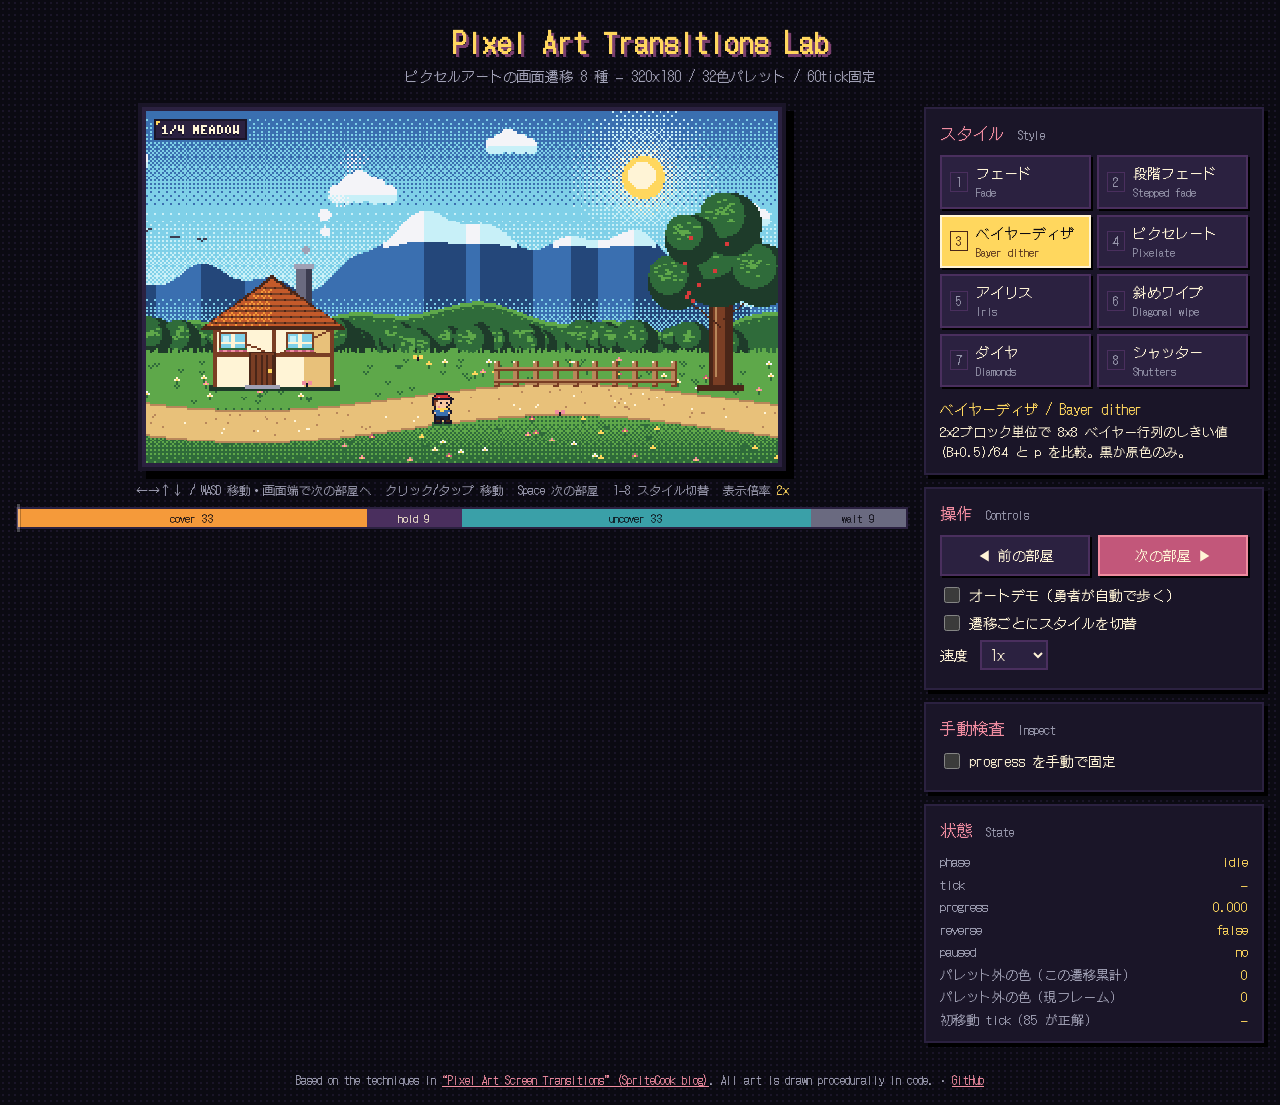
<file: index.html>
<!doctype html>
<html lang="ja">
<head>
  <meta charset="utf-8">
  <meta name="viewport" content="width=device-width, initial-scale=1">
  <title>Pixel Art Transitions Lab</title>
  <meta name="description" content="8 pixel-art screen transitions (fade, stepped, Bayer dither, pixelate, iris, diagonal wipe, diamonds, shutters) on a 320×180 canvas.">
  <link rel="preconnect" href="https://fonts.googleapis.com">
  <link rel="preconnect" href="https://fonts.gstatic.com" crossorigin>
  <link href="https://fonts.googleapis.com/css2?family=DotGothic16&display=swap" rel="stylesheet">
  <link rel="stylesheet" href="style.css">
</head>
<body>
  <header>
    <h1>Pixel Art Transitions Lab</h1>
    <p class="sub">ピクセルアートの画面遷移 8 種 — 320×180 / 32色パレット / 60tick固定</p>
  </header>

  <main>
    <section id="stage">
      <canvas id="screen" aria-label="game screen"></canvas>
      <div class="hint">
        <span>←→↑↓ / WASD 移動・画面端で次の部屋へ</span>
        <span>クリック/タップ 移動</span>
        <span>Space 次の部屋</span>
        <span>1–8 スタイル切替</span>
        <span>表示倍率 <b id="scale"></b></span>
      </div>
      <div id="timeline" class="timeline" title="84 tick timeline"></div>
    </section>

    <aside id="panel">
      <div class="card">
        <h2>スタイル <small>Style</small></h2>
        <div id="styles" class="styles"></div>
        <p class="style-name" id="style-name"></p>
        <p class="style-desc" id="style-desc"></p>
      </div>

      <div class="card">
        <h2>操作 <small>Controls</small></h2>
        <div class="row">
          <button id="prev" class="big">◀ 前の部屋</button>
          <button id="next" class="big primary">次の部屋 ▶</button>
        </div>
        <label><input type="checkbox" id="auto"> オートデモ（勇者が自動で歩く）</label>
        <label><input type="checkbox" id="cycle"> 遷移ごとにスタイルを切替</label>
        <label class="inline">速度
          <select id="speed">
            <option value="1">1×</option>
            <option value="0.5">0.5×</option>
            <option value="0.25">0.25×</option>
            <option value="0.1">0.1×</option>
          </select>
        </label>
      </div>

      <div class="card">
        <h2>手動検査 <small>Inspect</small></h2>
        <label><input type="checkbox" id="manual"> progress を手動で固定</label>
        <div class="manual-only">
          <input type="range" id="progress" min="0" max="1" step="0.001" value="0.5">
          <div class="row between"><span>progress <b id="progress-val">0.500</b></span>
            <label><input type="checkbox" id="reverse"> reverse</label></div>
          <p class="note">アイリス中心はキャンバスのクリック位置に移動します。</p>
        </div>
      </div>

      <div class="card stats">
        <h2>状態 <small>State</small></h2>
        <dl>
          <dt>phase</dt><dd id="st-phase"></dd>
          <dt>tick</dt><dd id="st-tick"></dd>
          <dt>progress</dt><dd id="st-progress"></dd>
          <dt>reverse</dt><dd id="st-reverse"></dd>
          <dt>paused</dt><dd id="st-paused"></dd>
          <dt>パレット外の色（この遷移累計）</dt><dd id="st-new"></dd>
          <dt>パレット外の色（現フレーム）</dt><dd id="st-frame"></dd>
          <dt>初移動 tick（85 が正解）</dt><dd id="st-move"></dd>
        </dl>
      </div>
    </aside>
  </main>

  <footer>
    Based on the techniques in
    <a href="https://www.spritecook.ai/blog/pixel-art-screen-transitions" target="_blank" rel="noopener">“Pixel Art Screen Transitions” (SpriteCook blog)</a>.
    All art is drawn procedurally in code. ·
    <a href="https://github.com/kumi0708/pixel-art-transitions-lab">GitHub</a>
  </footer>

  <script type="module" src="src/main.js"></script>
</body>
</html>
</file>
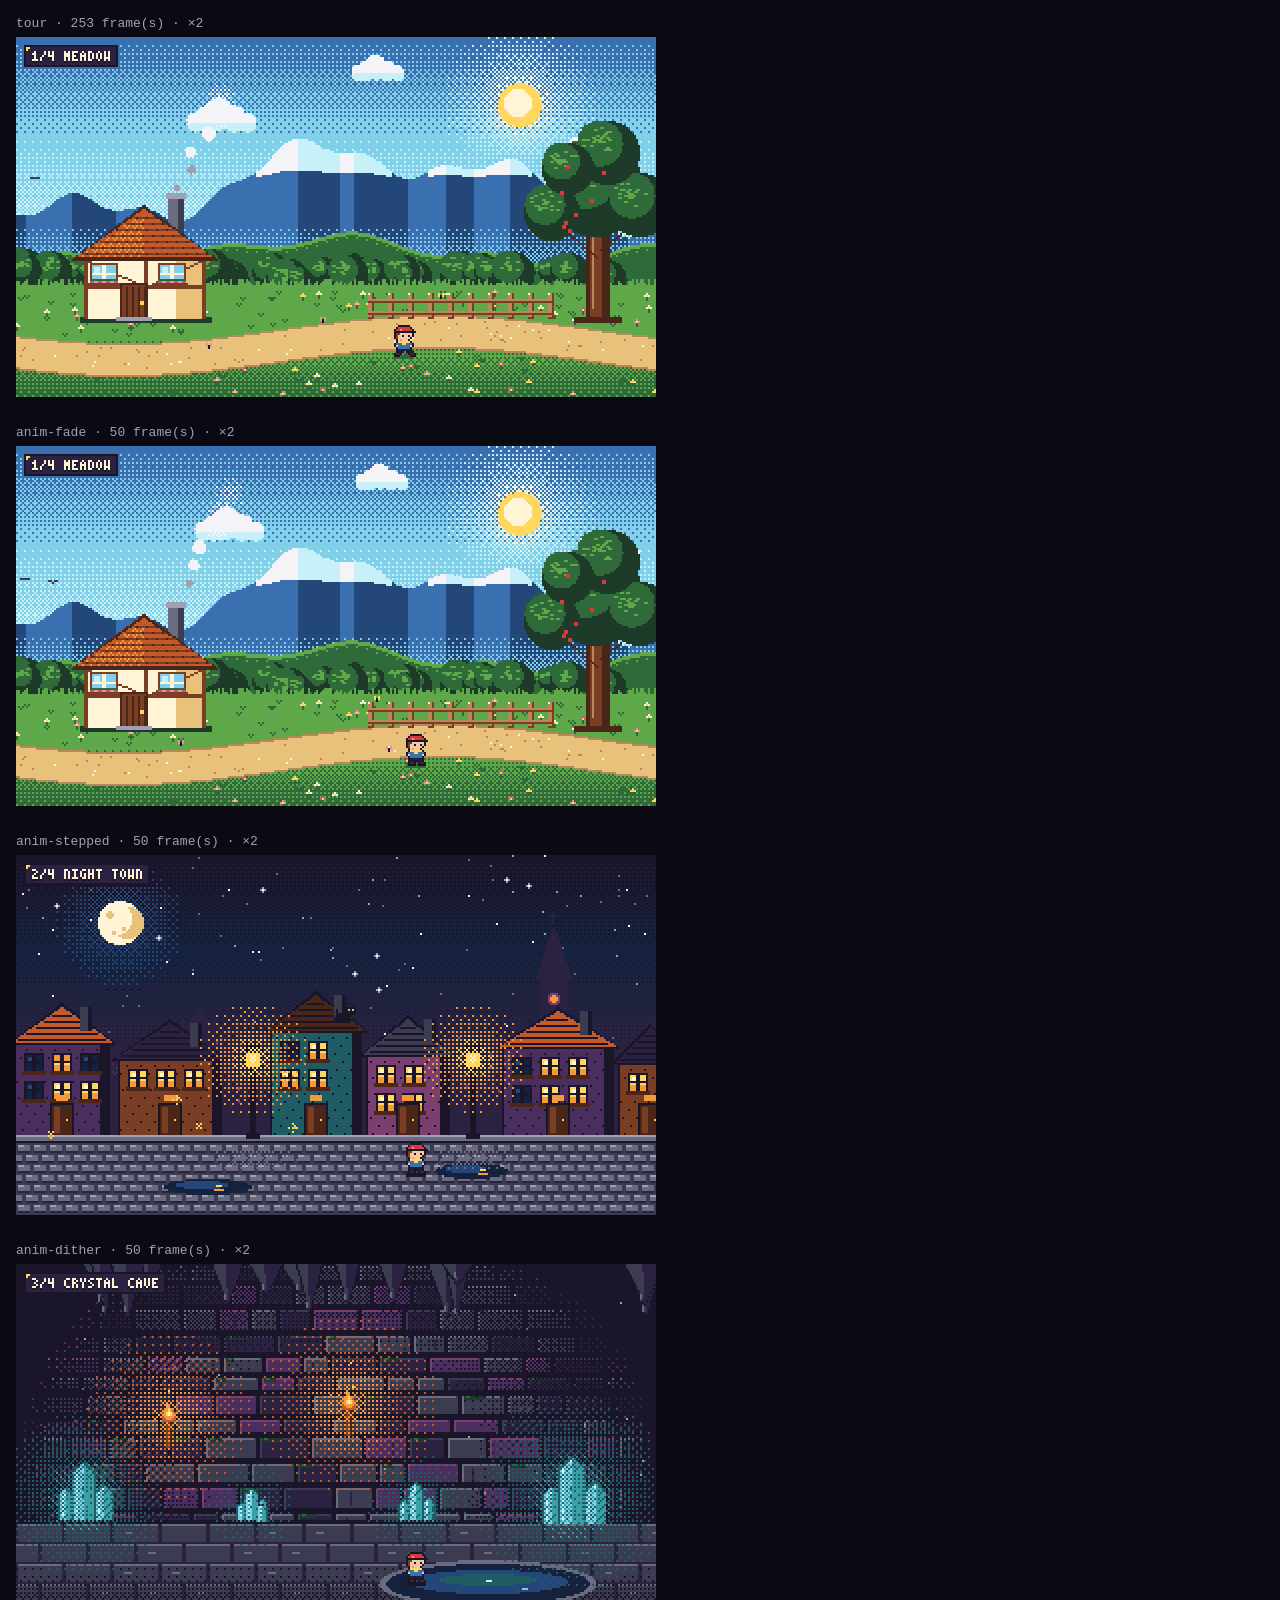
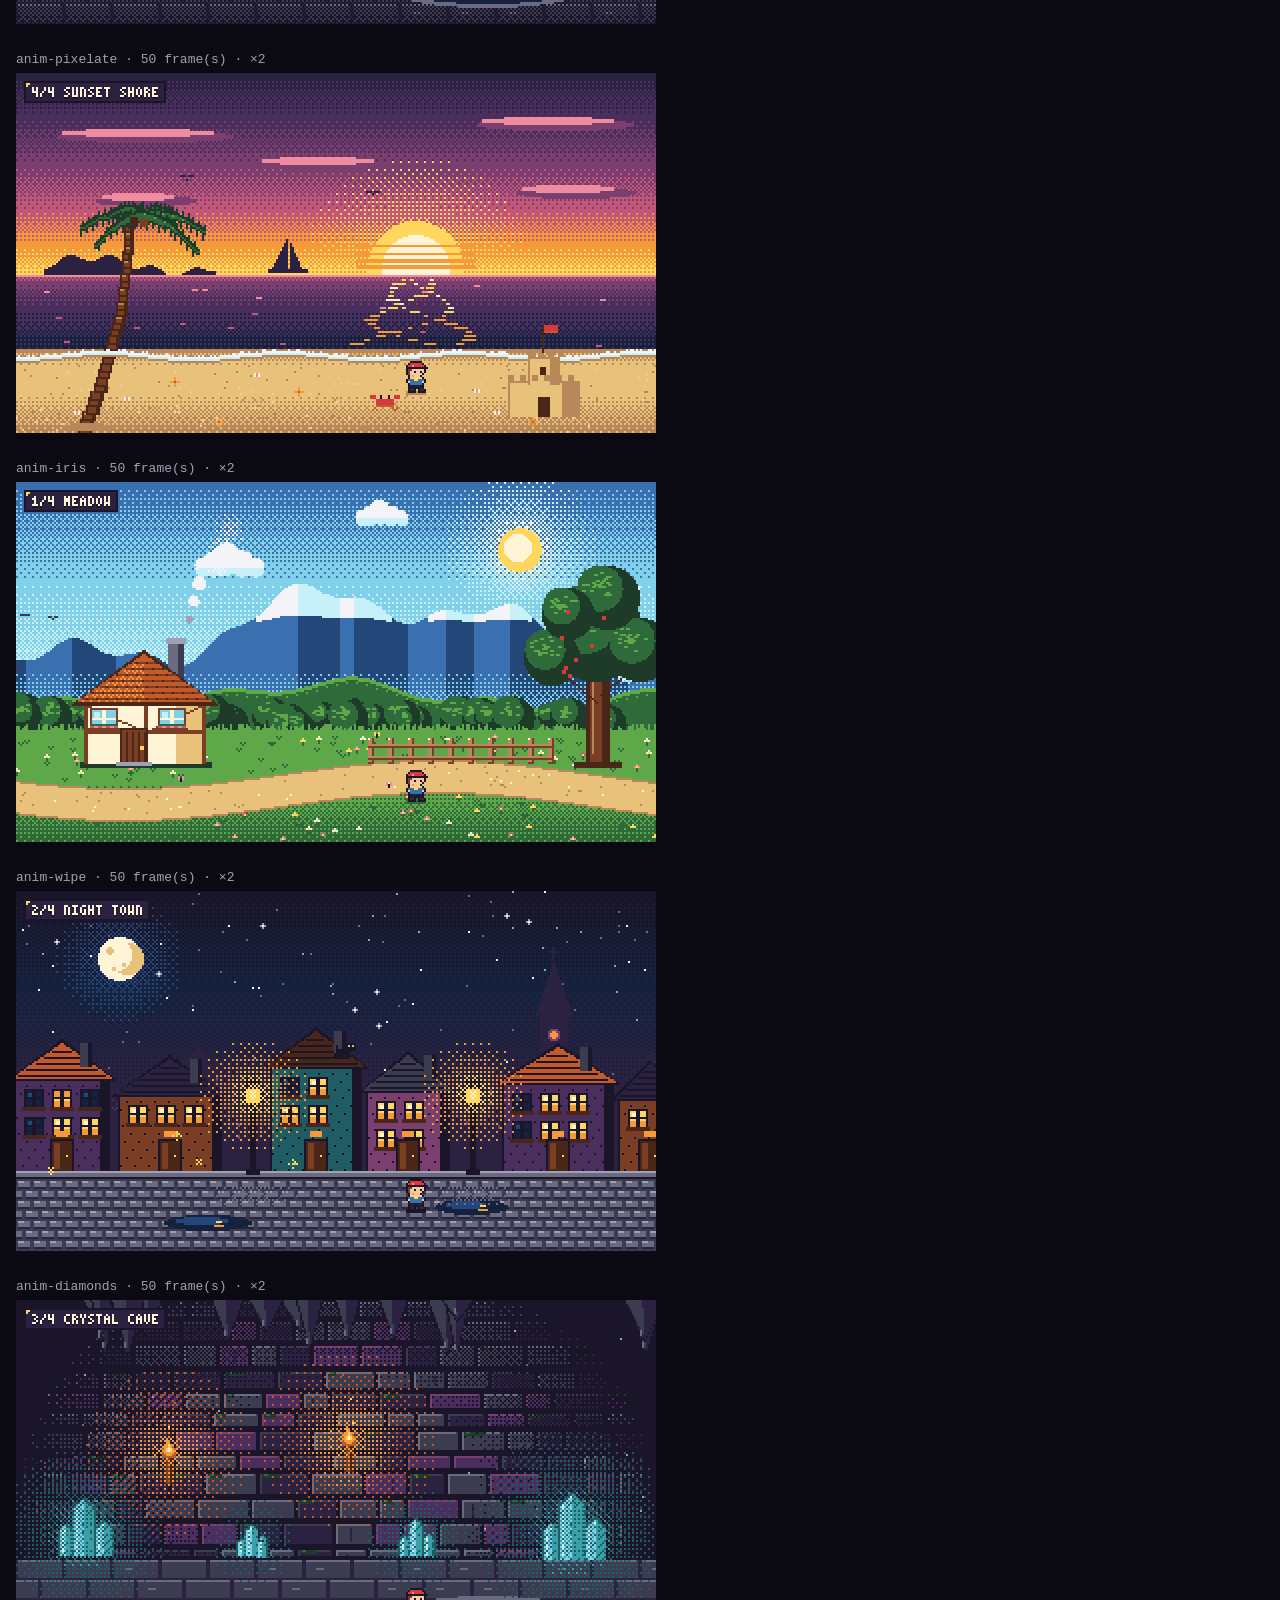
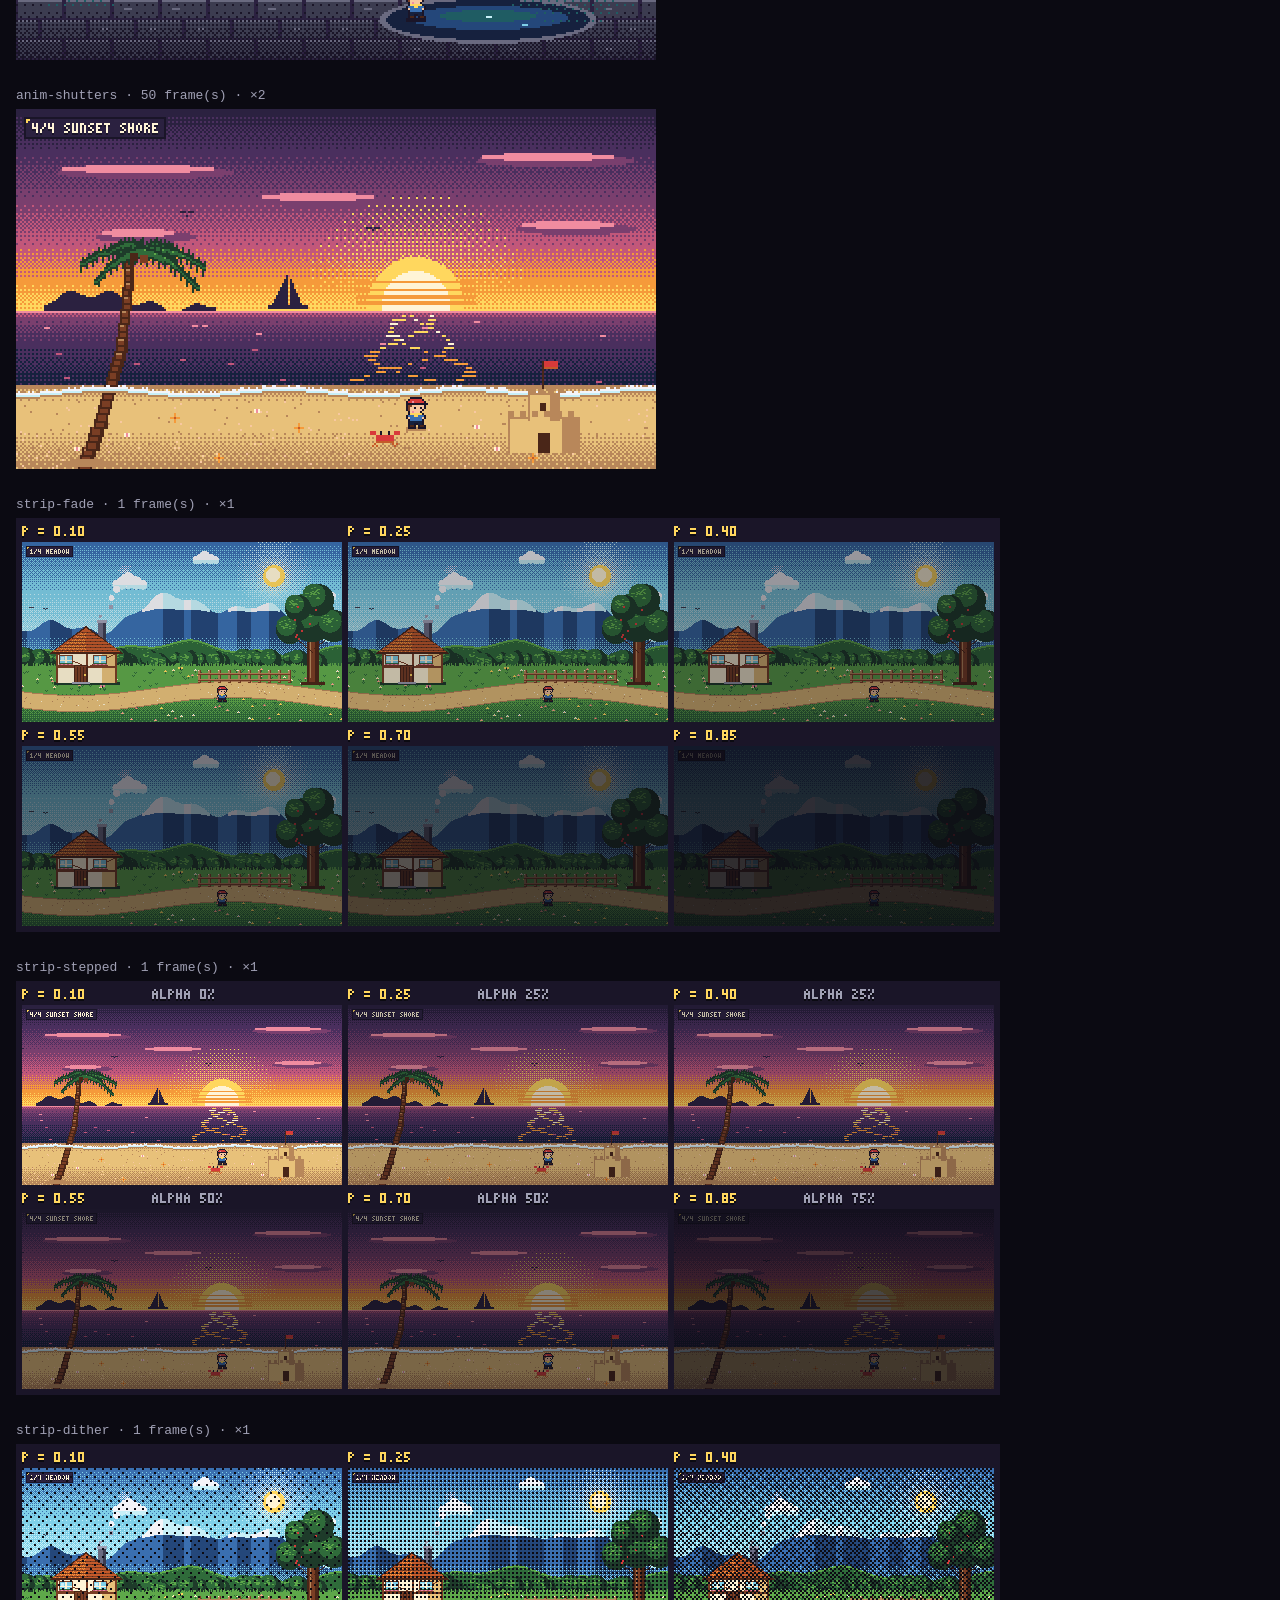
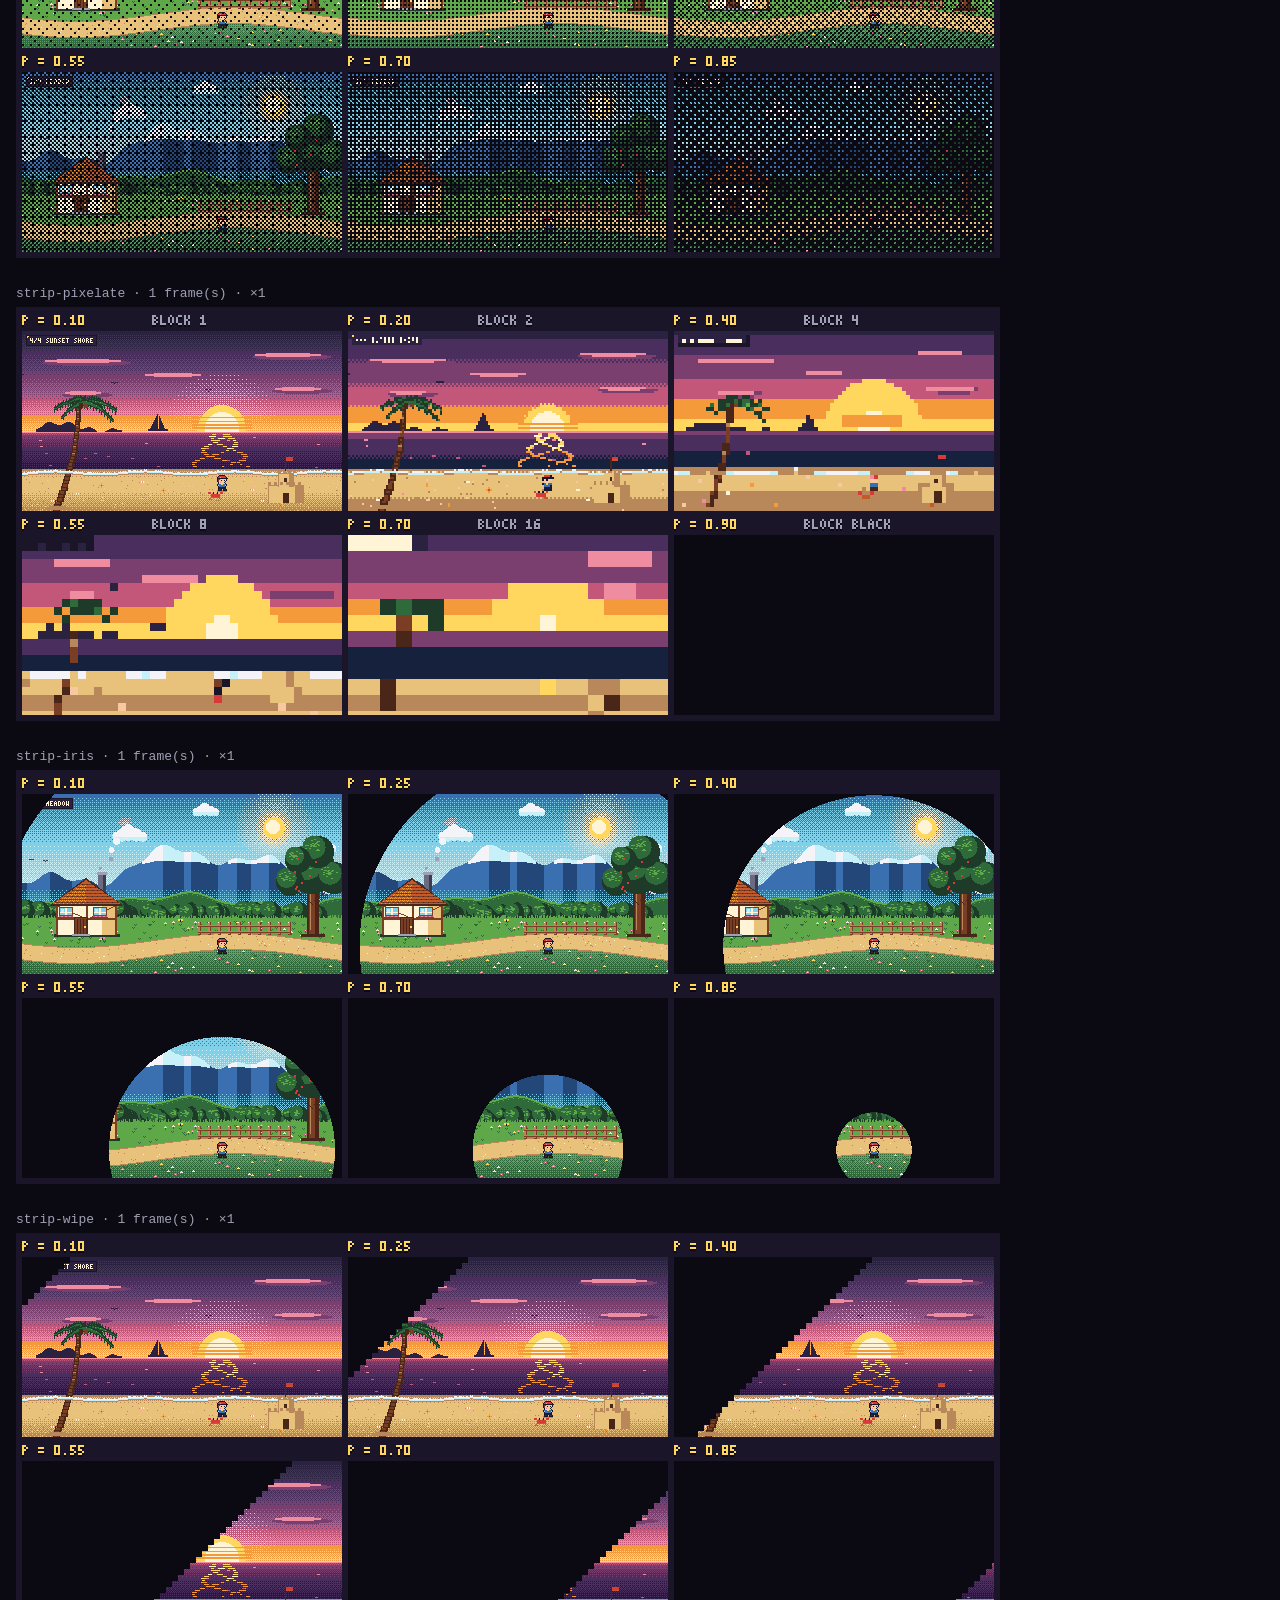
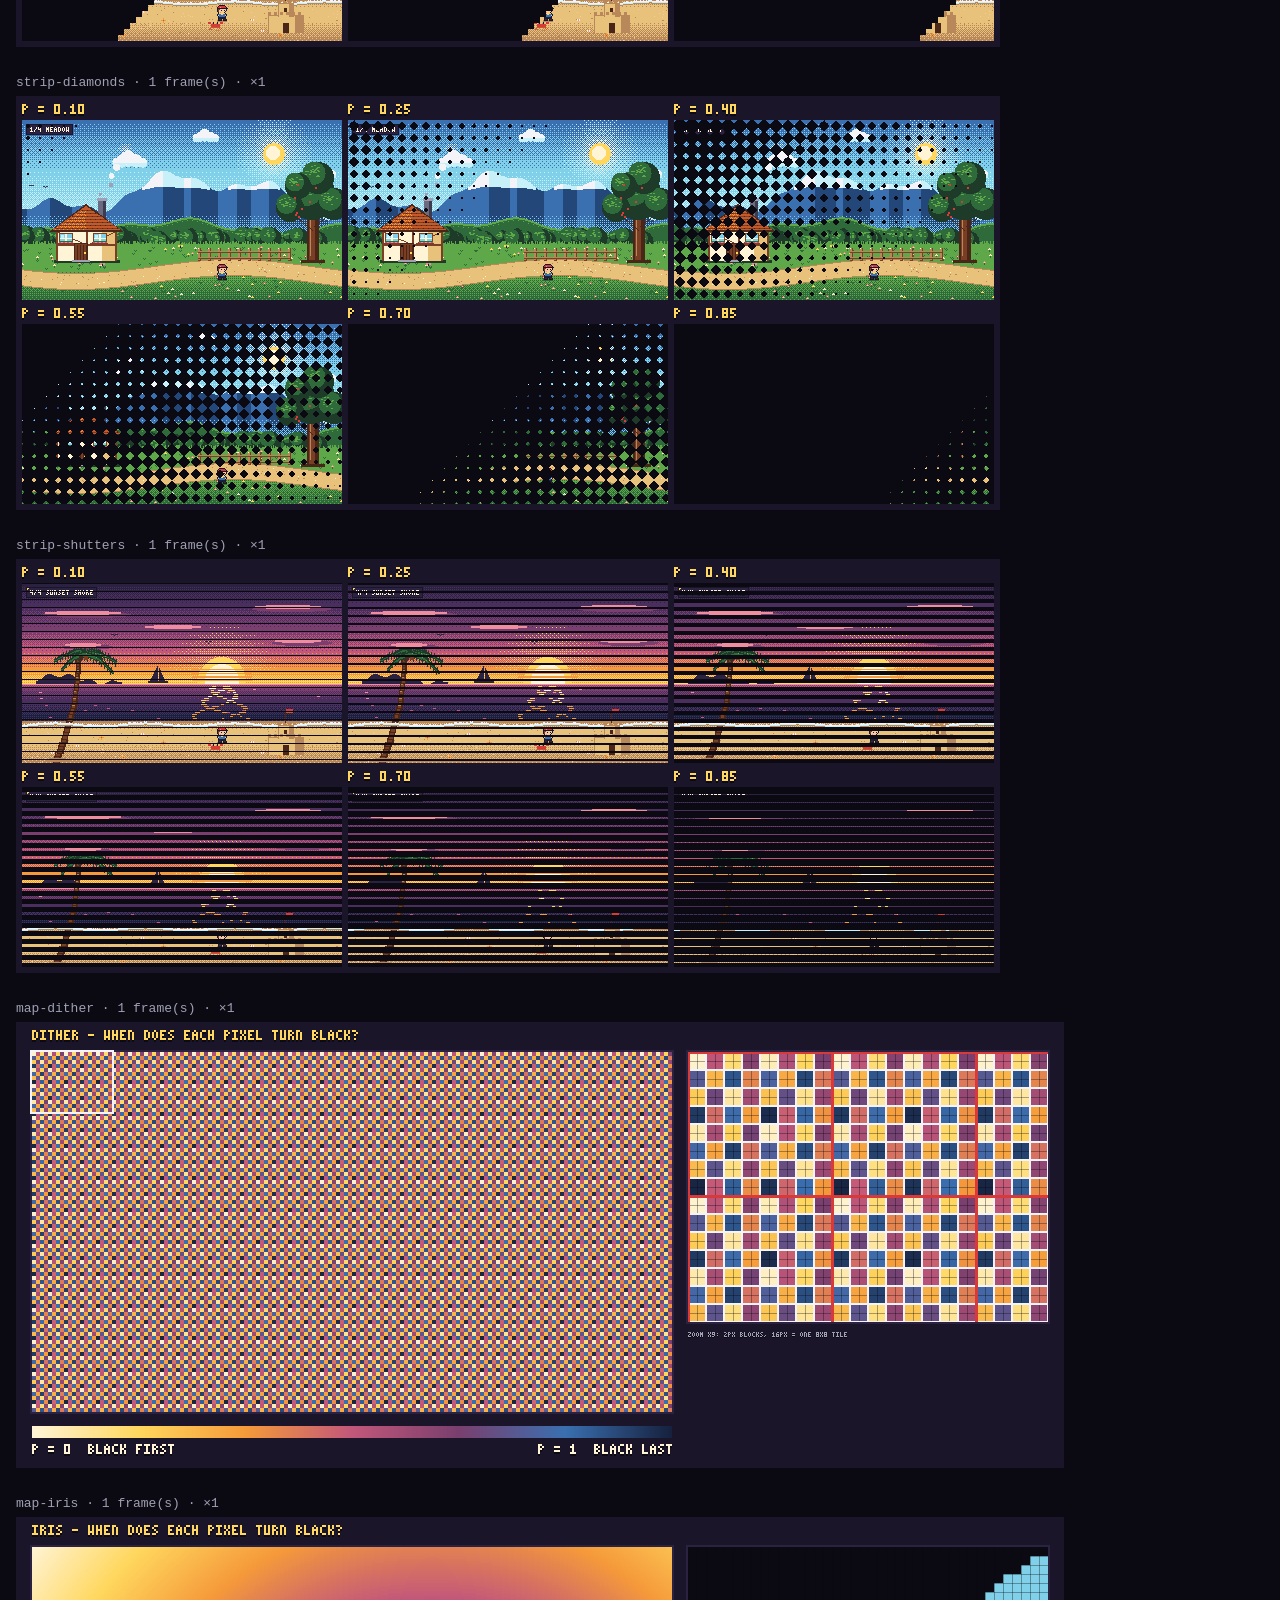
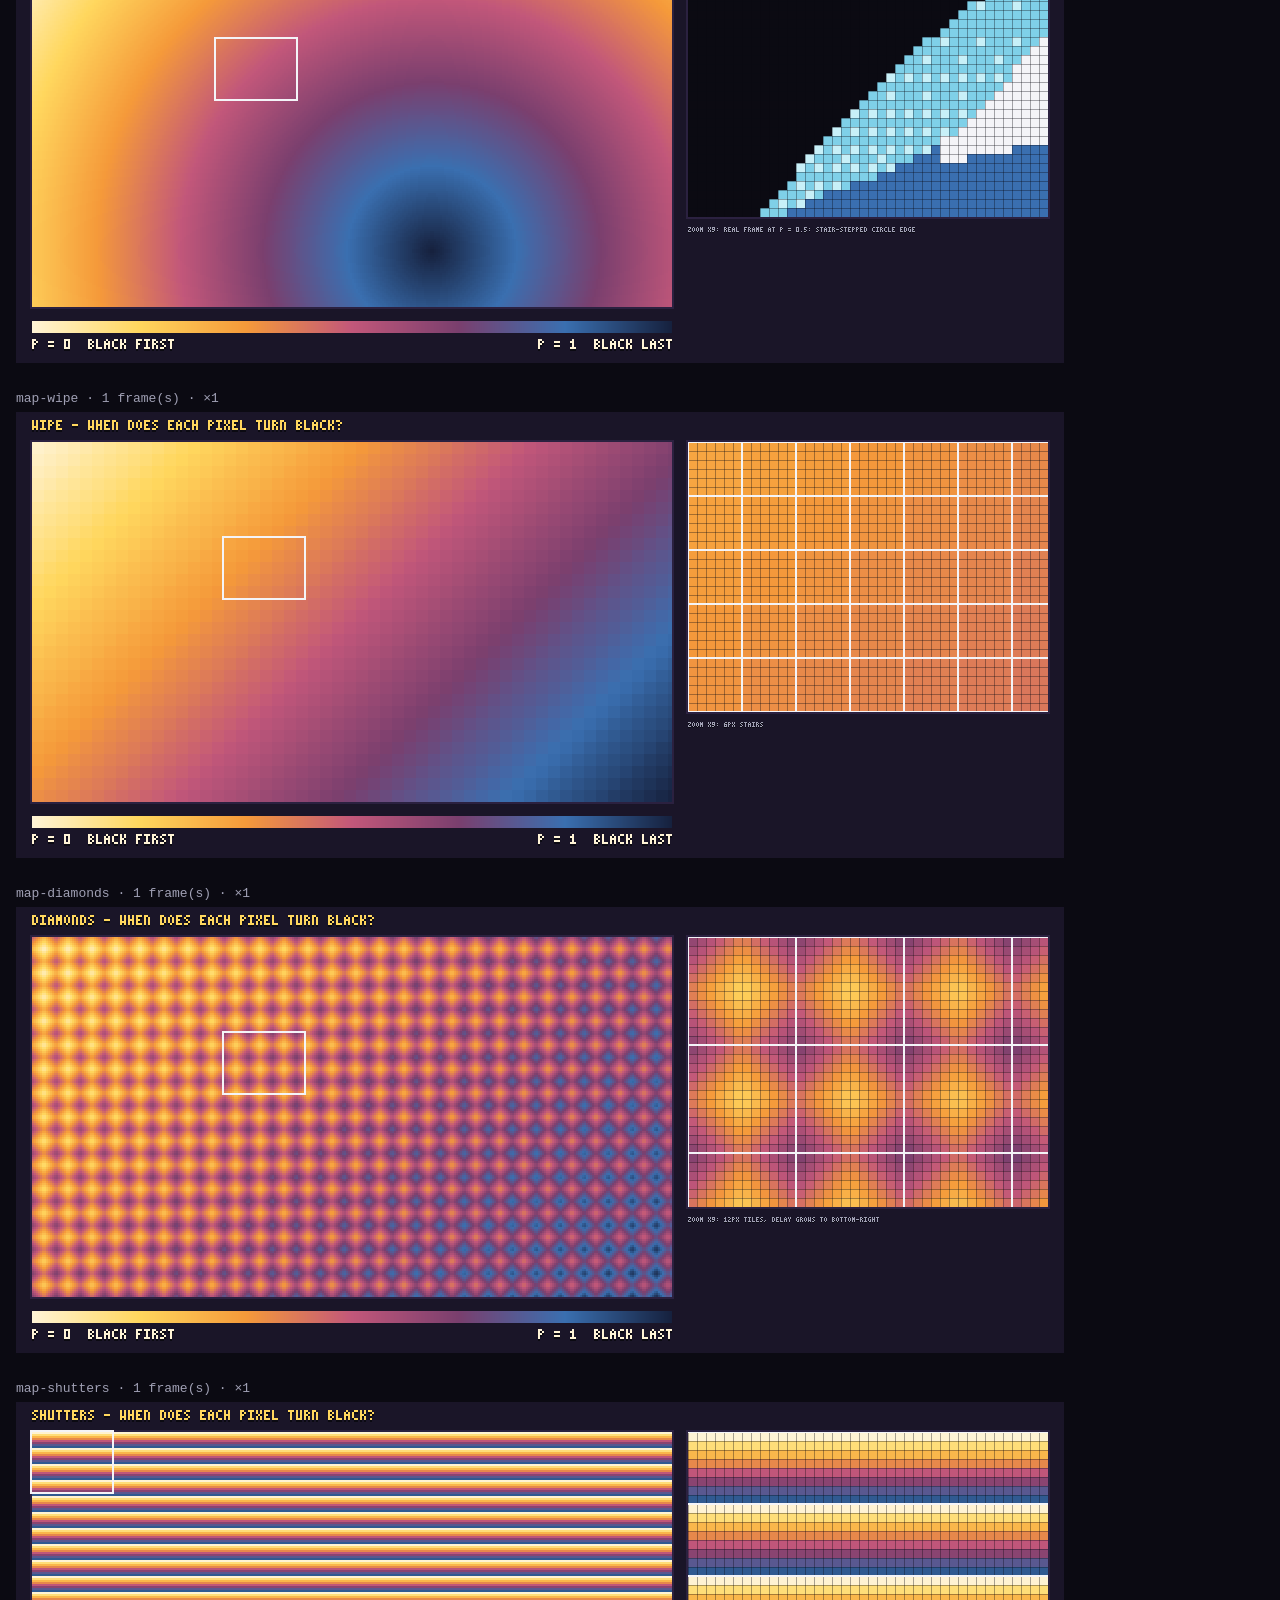
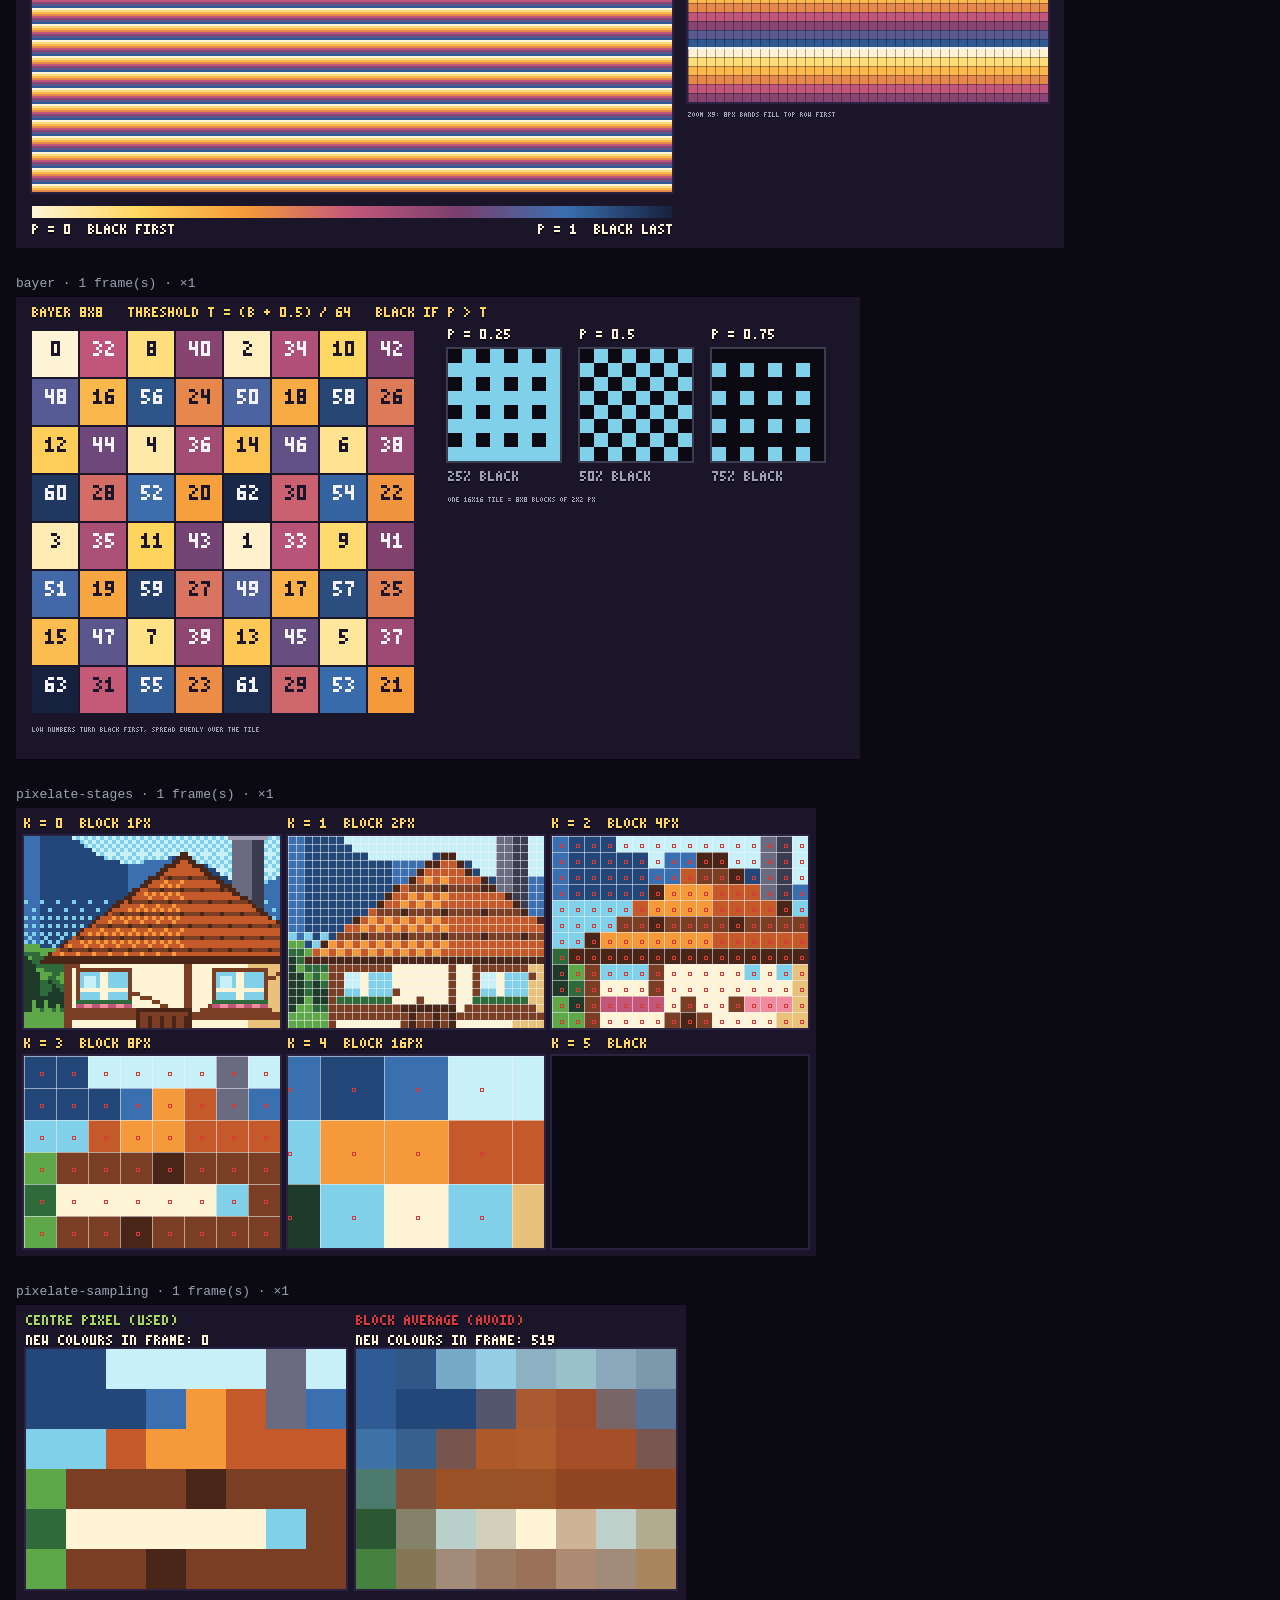
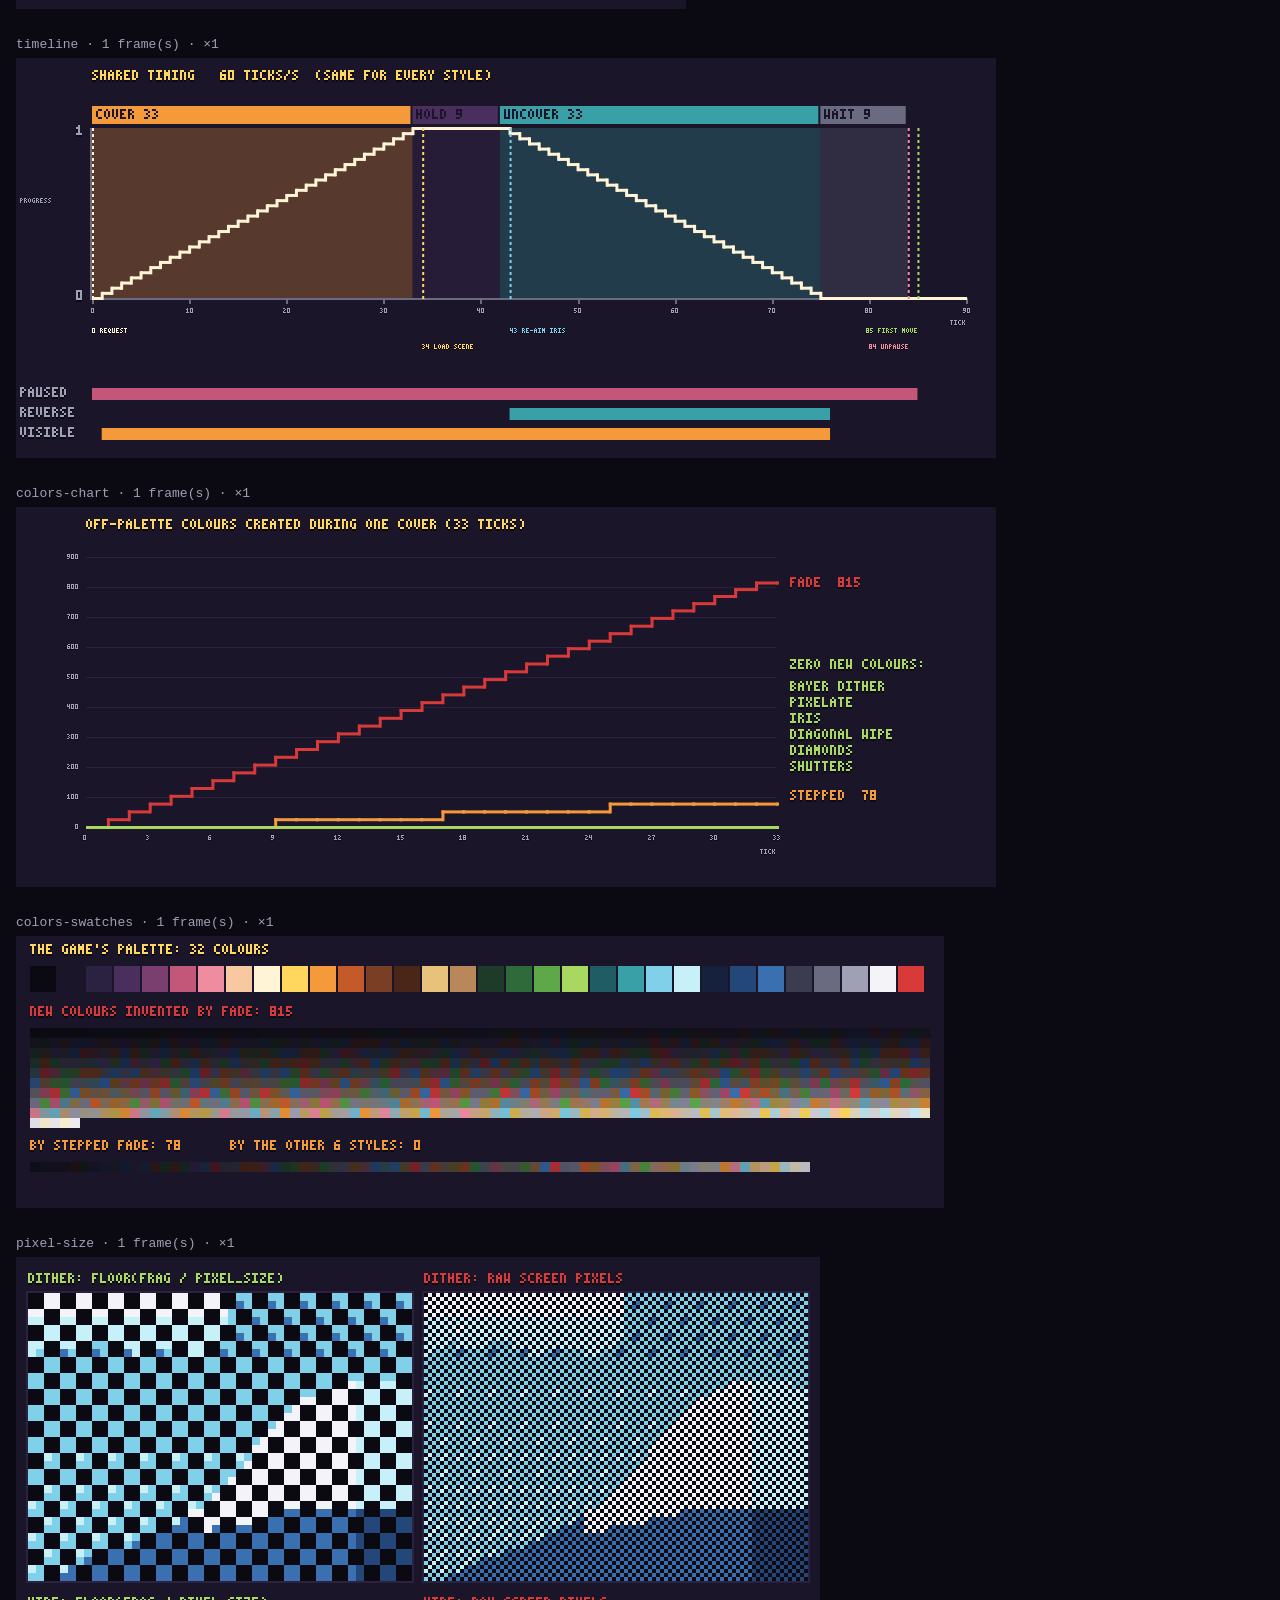
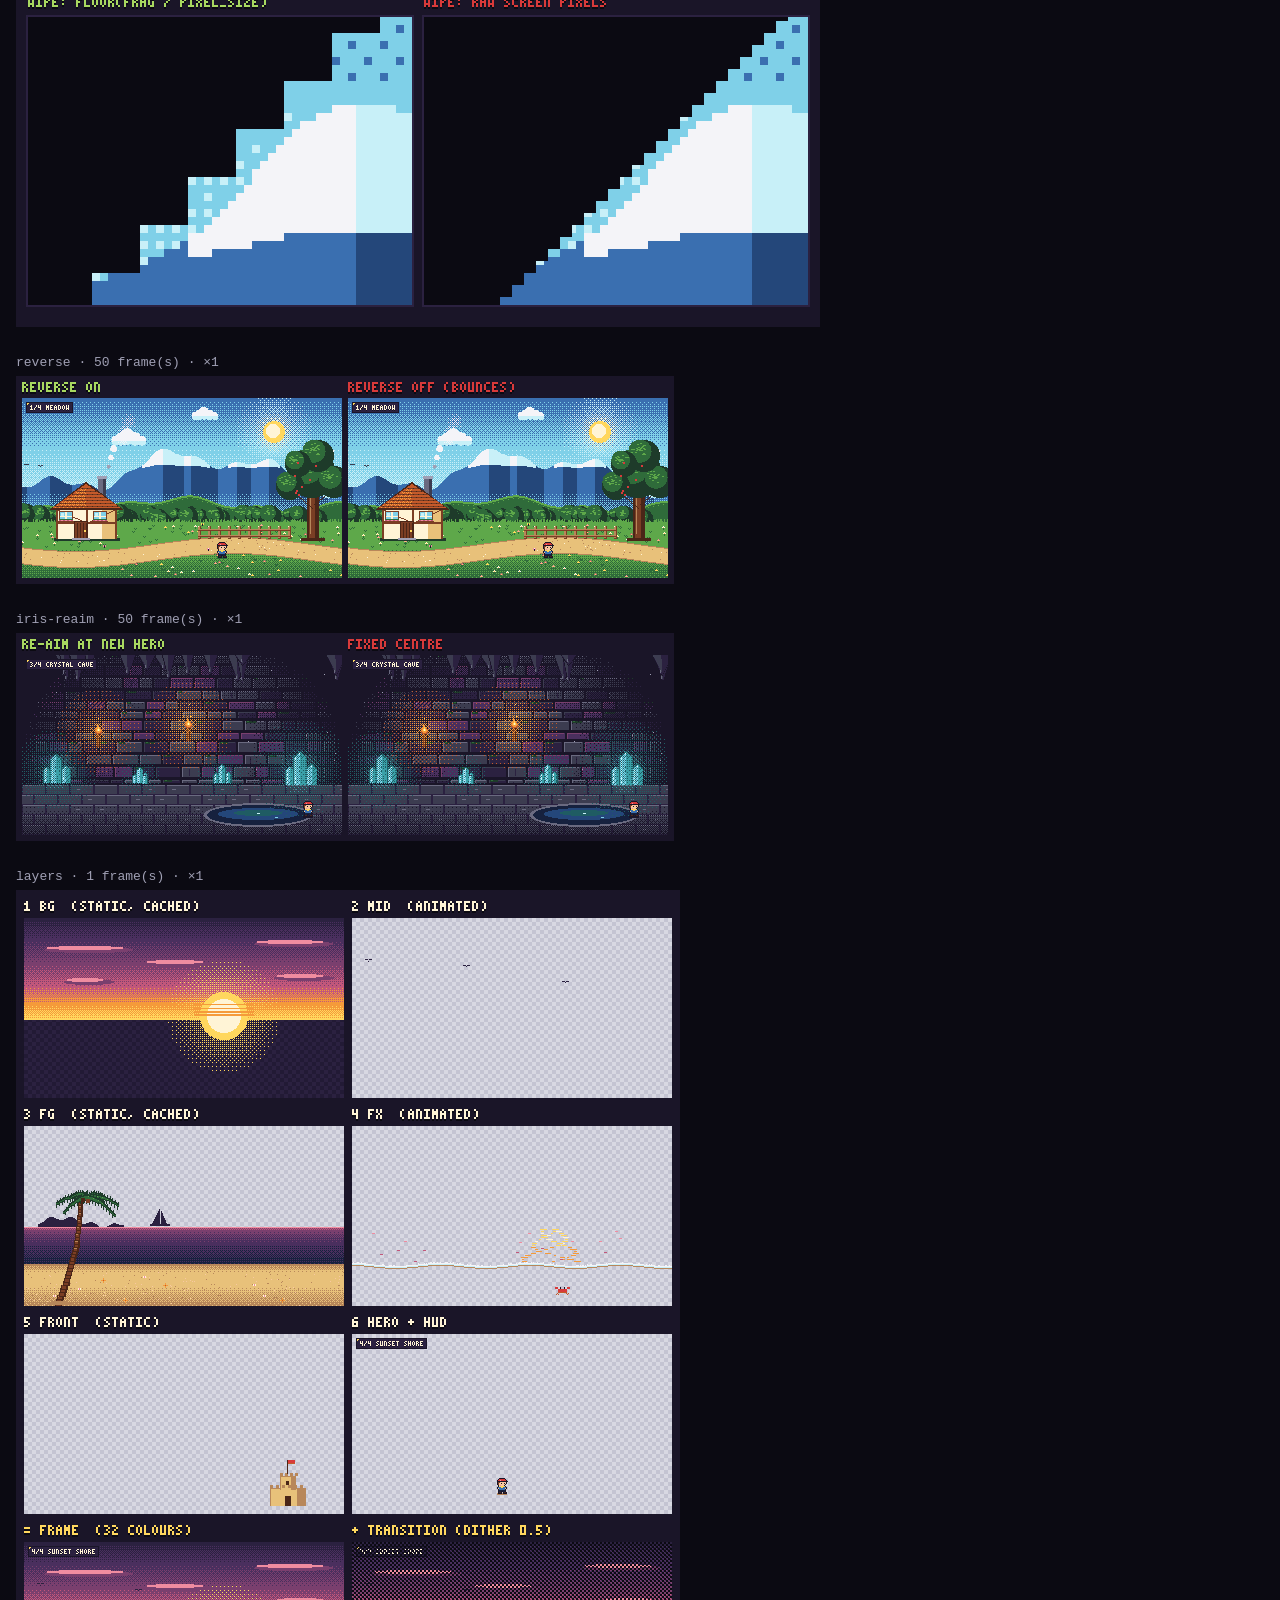
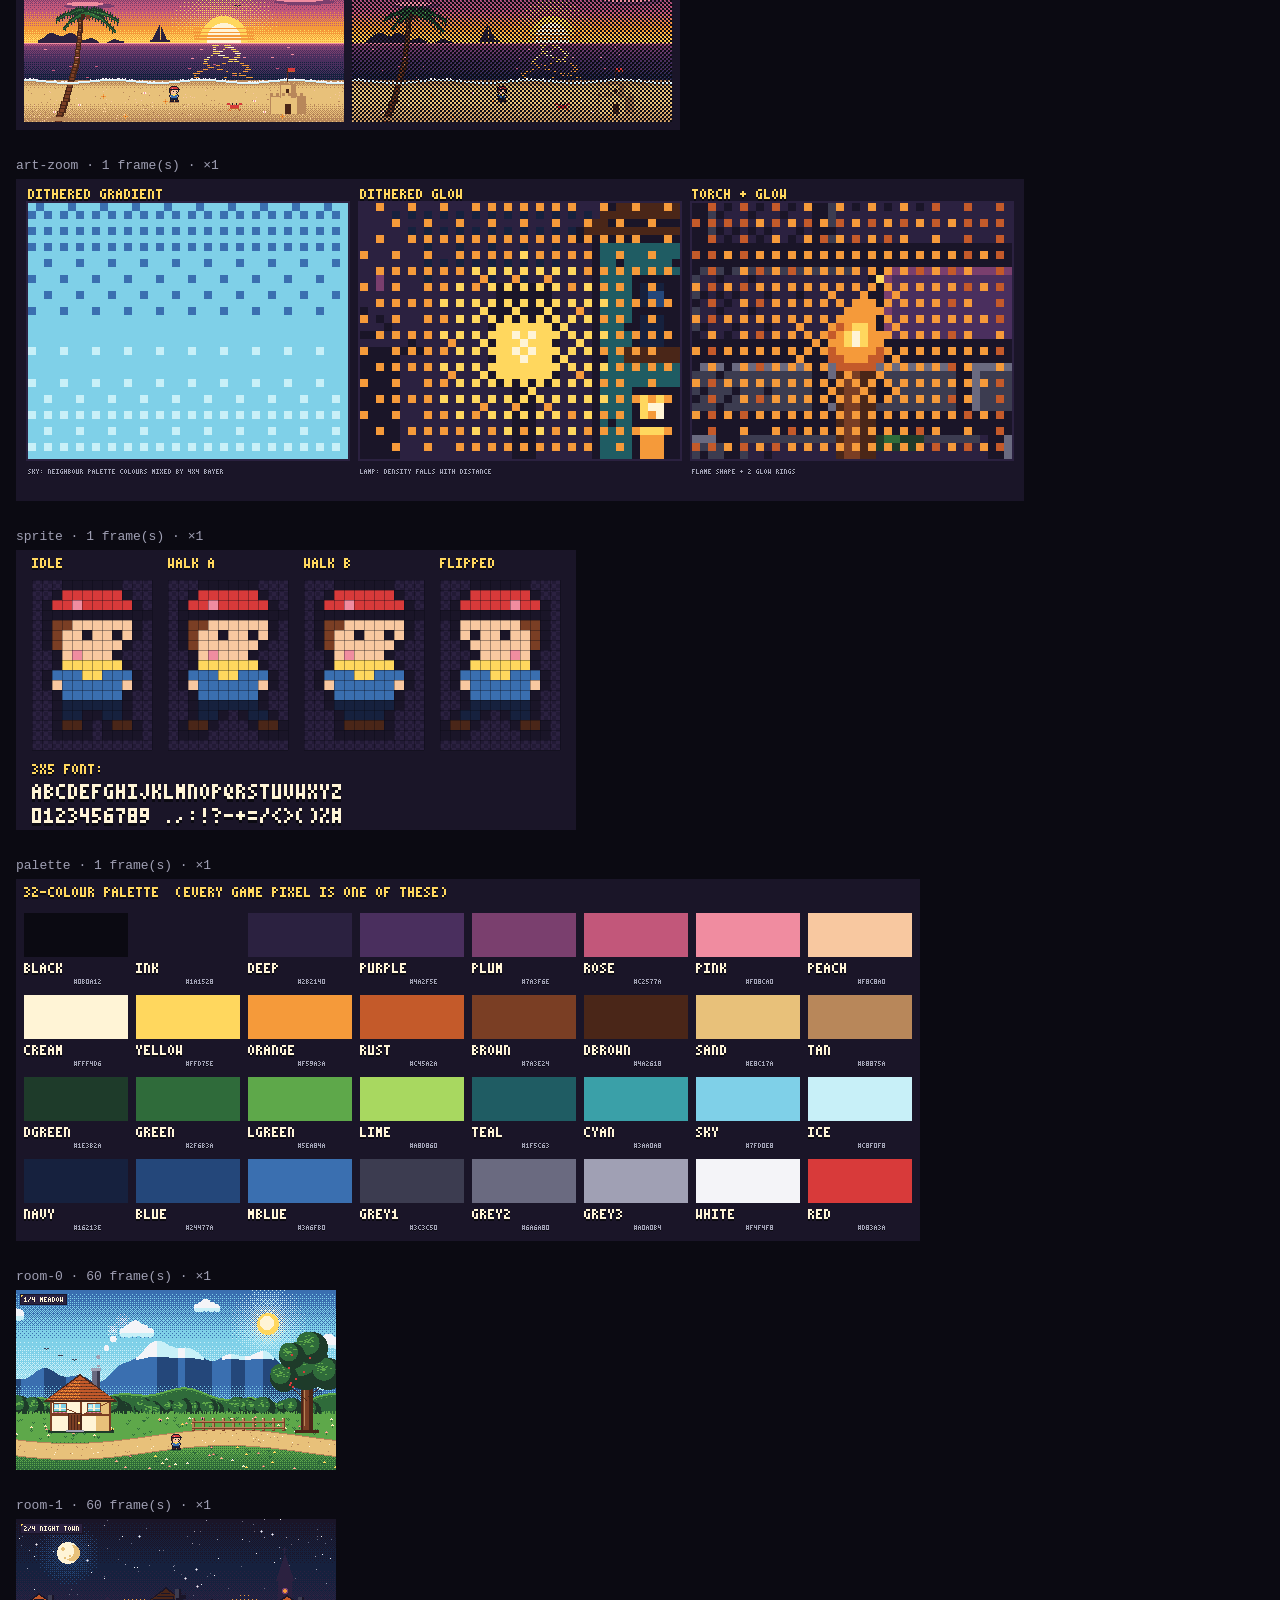
<file: tools/figures.html>
<!doctype html>
<html lang="en">
<head>
  <meta charset="utf-8">
  <meta name="viewport" content="width=device-width, initial-scale=1">
  <title>figures</title>
  <style>
    body { margin: 0; padding: 16px; background: #0b0a12; color: #fff4d6; font: 13px ui-monospace, monospace; }
    figure { margin: 0 0 24px; }
    figcaption { margin-bottom: 6px; color: #a0a0b4; }
    img { image-rendering: pixelated; max-width: 100%; }
    #out { display: none; }
  </style>
</head>
<body>
  <div id="list"></div>
  <script id="out" type="application/json"></script>
  <script type="module" src="figures.js"></script>
</body>
</html>
</file>
<file: style.css>
:root {
  --bg: #0b0a12;
  --panel: #1a1528;
  --panel2: #2b2140;
  --line: #4a2f5e;
  --text: #fff4d6;
  --muted: #a0a0b4;
  --accent: #ffd75e;
  --accent2: #f08ca0;
  --cyan: #3aa0a8;
  color-scheme: dark;
}
* { box-sizing: border-box; }
html, body { margin: 0; background: var(--bg); color: var(--text); }
body {
  font-family: 'DotGothic16', ui-monospace, 'Hiragino Kaku Gothic ProN', monospace;
  font-size: 14px; line-height: 1.5;
  min-height: 100vh; display: flex; flex-direction: column;
  background-image: radial-gradient(#1a1528 1px, transparent 1px);
  background-size: 6px 6px;
}
header { padding: 20px 16px 8px; text-align: center; }
h1 { margin: 0; font-size: 28px; letter-spacing: 1px; color: var(--accent); text-shadow: 3px 3px 0 #7a3f6e; }
.sub { margin: 4px 0 0; color: var(--muted); }

main {
  flex: 1; width: 100%; max-width: 1400px; margin: 0 auto; padding: 12px 16px;
  display: grid; grid-template-columns: minmax(0, 1fr) 340px; gap: 16px; align-items: start;
}
@media (max-width: 960px) { main { grid-template-columns: minmax(0, 1fr); } }

#stage { min-width: 0; }
#screen {
  display: block; margin: 0 auto;
  image-rendering: pixelated; image-rendering: crisp-edges;
  border: 4px solid var(--panel2); box-shadow: 0 0 0 4px var(--ink, #1a1528), 8px 8px 0 4px #000;
  background: #000; touch-action: manipulation; cursor: pointer;
}
.hint { display: flex; flex-wrap: wrap; gap: 6px 14px; justify-content: center; margin: 14px 0 8px; color: var(--muted); font-size: 12px; }
.hint b { color: var(--accent); font-weight: normal; }

.timeline { position: relative; display: flex; height: 22px; margin: 6px auto 0; max-width: 960px; border: 2px solid var(--panel2); font-size: 11px; }
.seg { display: flex; align-items: center; justify-content: center; overflow: hidden; white-space: nowrap; color: #0b0a12; }
.seg.cover { background: #f59a3a; }
.seg.hold { background: #4a2f5e; color: var(--text); }
.seg.uncover { background: #3aa0a8; }
.seg.wait { background: #6a6a80; }
.marker { position: absolute; top: -5px; bottom: -5px; width: 3px; margin-left: -1px; background: #fff; box-shadow: 0 0 0 1px #000; transition: opacity .2s; }

#panel { display: flex; flex-direction: column; gap: 12px; }
.card { background: var(--panel); border: 2px solid var(--panel2); box-shadow: 4px 4px 0 #000; padding: 12px 14px; }
.card h2 { margin: 0 0 10px; font-size: 16px; color: var(--accent2); font-weight: normal; }
.card h2 small { color: var(--muted); font-size: 12px; margin-left: 6px; }

.styles { display: grid; grid-template-columns: 1fr 1fr; gap: 6px; }
button {
  font: inherit; color: var(--text); background: var(--panel2); border: 2px solid var(--line);
  padding: 6px 8px; cursor: pointer; box-shadow: 2px 2px 0 #000;
}
button:hover { border-color: var(--accent2); }
button:active { transform: translate(2px, 2px); box-shadow: none; }
button:focus-visible, input:focus-visible, select:focus-visible { outline: 2px solid var(--accent); outline-offset: 2px; }
.style-btn { display: grid; grid-template-columns: auto 1fr; grid-template-rows: auto auto; column-gap: 8px; text-align: left; }
.style-btn .key { grid-row: span 2; align-self: center; color: var(--muted); font-size: 12px; border: 1px solid var(--line); padding: 0 5px; }
.style-btn .en { font-size: 11px; color: var(--muted); }
.style-btn.on { background: var(--accent); color: #0b0a12; border-color: #fff4d6; }
.style-btn.on .en, .style-btn.on .key { color: #4a2618; border-color: #4a2618; }
.style-name { margin: 12px 0 2px; color: var(--accent); }
.style-desc { margin: 0; color: var(--text); font-size: 13px; }

.row { display: flex; gap: 8px; align-items: center; margin-bottom: 8px; }
.row.between { justify-content: space-between; }
.big { flex: 1; padding: 8px; }
.primary { background: #c2577a; border-color: #f08ca0; }
label { display: flex; align-items: center; gap: 6px; margin: 6px 0; cursor: pointer; }
label.inline select { margin-left: 6px; }
select { font: inherit; color: var(--text); background: var(--panel2); border: 2px solid var(--line); padding: 2px 4px; }
input[type="checkbox"] { accent-color: var(--accent); width: 16px; height: 16px; }
input[type="range"] { width: 100%; accent-color: var(--accent); }
.manual-only { display: none; }
body.manual .manual-only { display: block; }
.note { margin: 4px 0 0; color: var(--muted); font-size: 12px; }

.stats dl { margin: 0; display: grid; grid-template-columns: 1fr auto; gap: 3px 12px; font-size: 13px; }
.stats dt { color: var(--muted); }
.stats dd { margin: 0; text-align: right; color: var(--accent); font-variant-numeric: tabular-nums; }

footer { text-align: center; padding: 16px; color: var(--muted); font-size: 12px; }
footer a { color: var(--accent2); }
</file>
